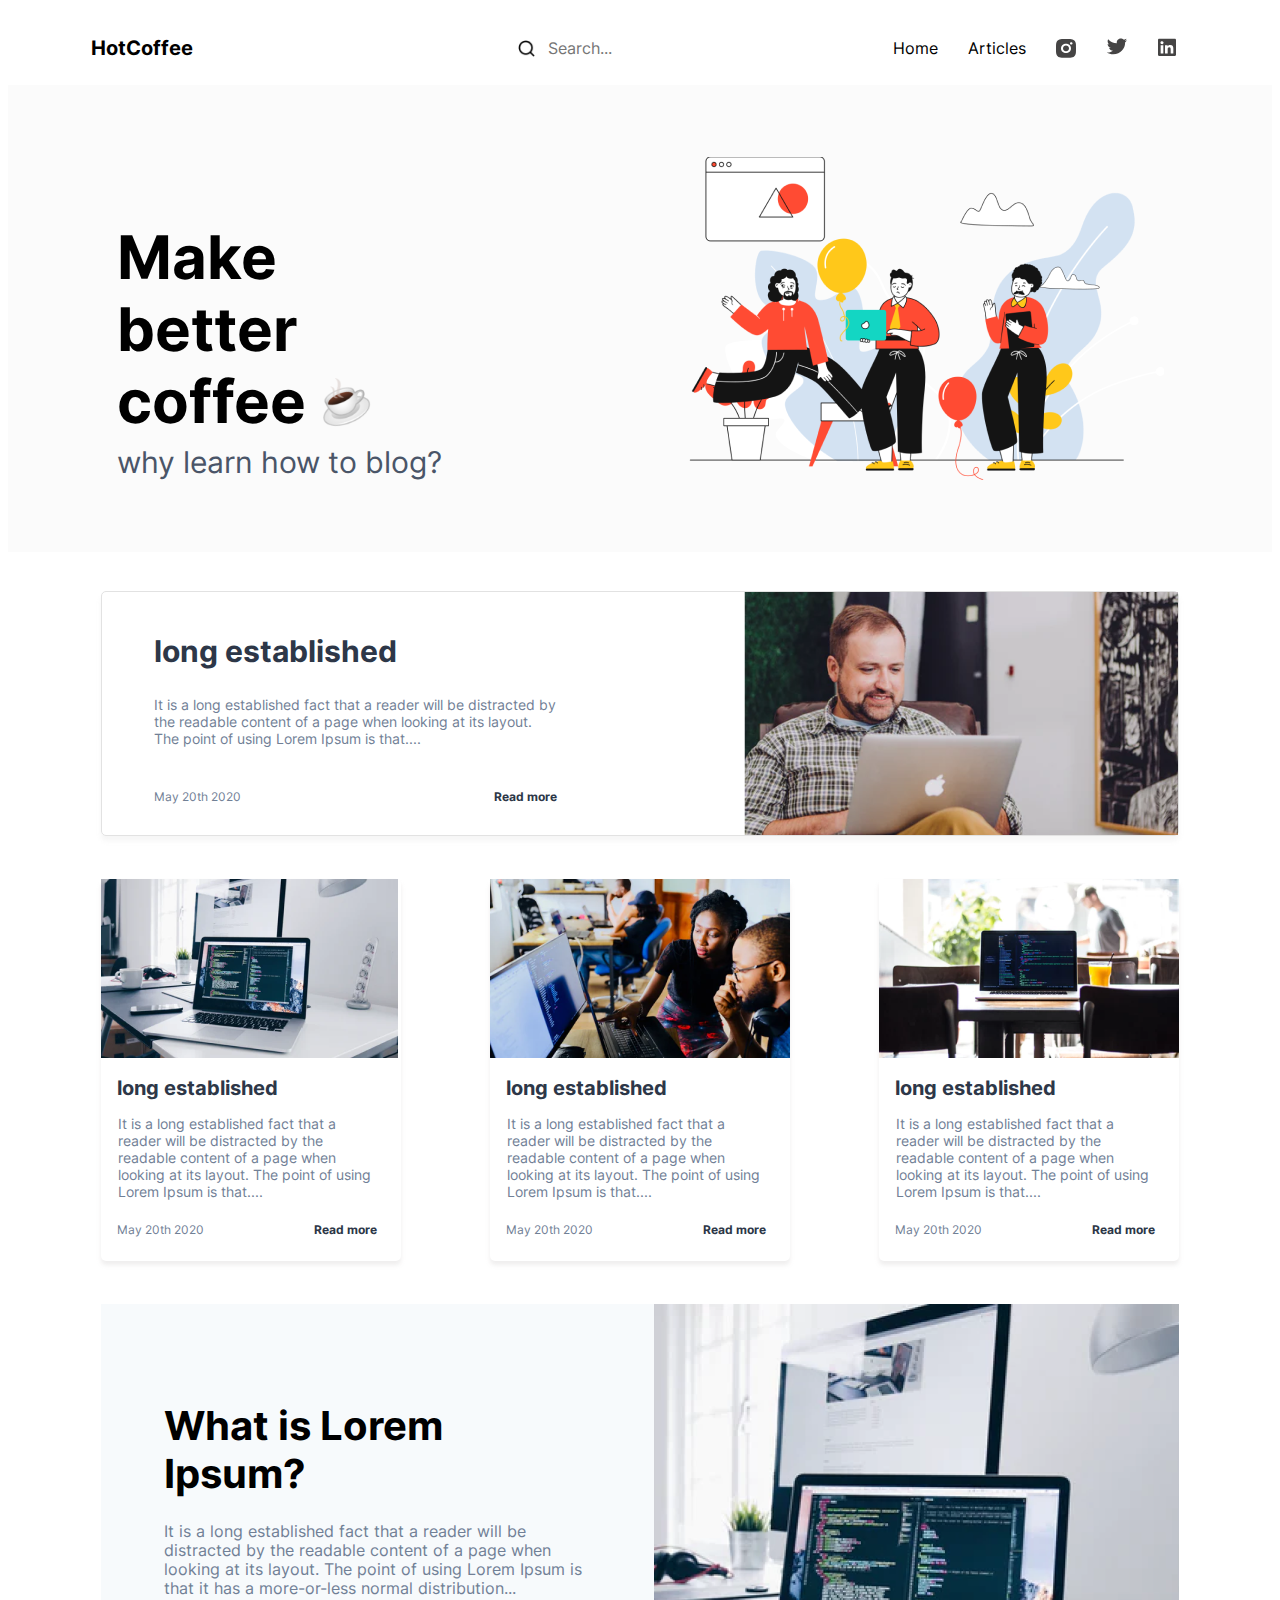
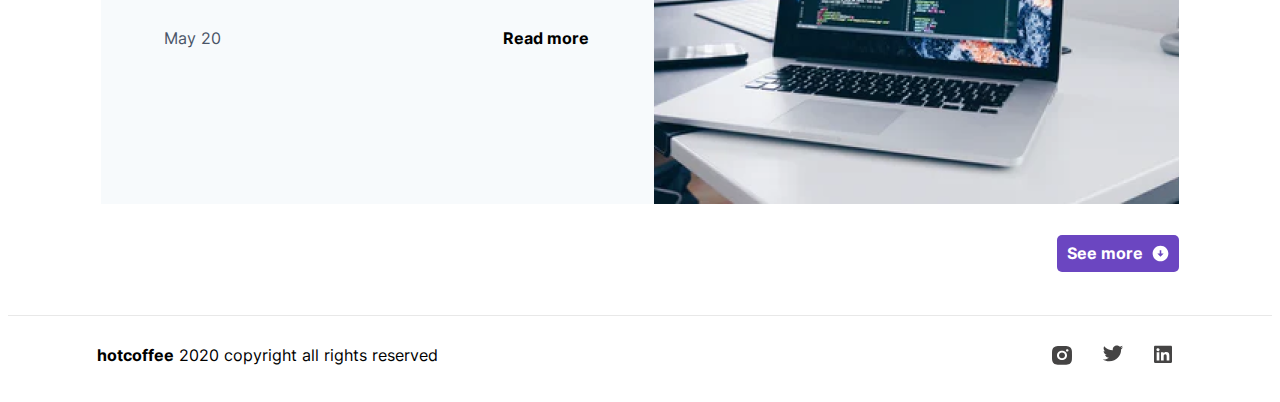
<file: index.html>
<!DOCTYPE html>
<html>
<head>
    <meta charset="UTF-8">
    <title>HotCoffee</title>
    <link href="style.css" rel="stylesheet" type="text/css">

</head>
<body>
    <div class="container">
<header class="header">
    <div class="logo">HotCoffee</div>
    <div class="nav-center-part">
        <img class="search-img" src="icons/search.png" alt=search>
        <input class="search" type=search placeholder="Search...">
    </div>
    <nav class="nav-right-part">
        <a class="header-button" href="index.html">Home</a>
        <a class="header-button" href="details.html">Articles</a>
        <div class="social">
            <a class="social-img" href="https://instagram.com">
                <img src="icons/instagram.svg" alt="instagram">
            </a>
            <a class="social-img" href="https://twitter.com">
                <img src="icons/twitter.svg" alt="twitter">
            </a>
            <a class="social-img" href="https://LinkedIn.com">
                <img src="icons/linkedin.svg" alt="LinkedIn">
            </a>
        </div>  
    </nav>        
</header>

<main>
<div class="page1">
    <div class="title-container">
        <h1 class="coffee-title">Make better </br> coffee</h1>
        <img class="coffee-image" src="images/image 6.png" alt="coffee image">
        <p class="blog-text">why learn how to blog?</p>
      
    </div>
    <div class="title-image">
        <img class="people-image" src="images/croods 1.png" alt="people-image">
    </div>
</div>

<div class="main-article">
    <div class="main-article-text">
        <h1 class="main-article-title">long established</h1>
        <p class="preview-text"> It is a long established fact that a reader will be distracted by the readable content of a page when looking at its layout.</br> The point of using Lorem Ipsum is that....</p>
        <div class="article-footer">
            <p class="article-footer-date">May 20th 2020</p>
            <p class="article-footer-readmore">Read more</p>
         </div>
    </div>
        <img src="images/image 1.png" alt="man with laptop">
</div>

<div class="card-panel">
    <div class="card-pannel-article">
        <img src="images/card-pannel1.png" alt="laptop image">
        <h1 class="card-pannel-title">long established</h1>
        <p class="card-pannel-text"> It is a long established fact that a reader will be distracted by the readable content of a page when looking at its layout. The point of using Lorem Ipsum is that....</p>
        <div class="card-pannel-footer">
            <p class="card-footer-date">May 20th 2020</p>
            <p class="card-footer-readmore">Read more</p>
         </div>
    </div>
    <div class="card-pannel-article">
        <img src="images/card-pannel2.png" alt="people">
        <h1 class="card-pannel-title">long established</h1>
        <p class="card-pannel-text"> It is a long established fact that a reader will be distracted by the readable content of a page when looking at its layout. The point of using Lorem Ipsum is that....</p>
        <div class="card-pannel-footer">
            <p class="card-footer-date">May 20th 2020</p>
            <p class="card-footer-readmore">Read more</p>
        </div>
    </div>
    <div class="card-pannel-article">
        <img src="images/card-pannel3.png" alt="laptop image">
        <h1 class="card-pannel-title">long established</h1>
        <p class="card-pannel-text"> It is a long established fact that a reader will be distracted by the readable content of a page when looking at its layout. The point of using Lorem Ipsum is that....</p>
        <div class="card-pannel-footer">
            <p class="card-footer-date">May 20th 2020</p>
            <p class="card-footer-readmore">Read more</p>
        </div>
    </div>
</div>

<div class="highlight-section">
    <div class="highlight-section-text">
        <h1 class="highlight-section-title">What is Lorem Ipsum?</h1>
        <p class="highlight-section-preview">It is a long established fact that a reader will be distracted by the readable content of a page when looking at its layout. The point of using Lorem Ipsum is that it has a more-or-less normal distribution...</p>
        <div class="highlight-section-footer">
            <p class="highlight-section-date">May 20</p>
            <p class="highlight-section-readmore">Read more</p>
        </div>
    </div>
    <img src="images/image 7.png" alt="laptop image">
</div>
<div class="button-container">
    <button class="button" onclick="document.location='details.html'">
        <p class="button-text">See more</p>
        <img class="button-icon" src="icons/down.svg" alt="down">
    </button>
</div>
</main>
<footer class="footer">
    <p class="footer-text"><span class="bold-text">hotcoffee</span> 2020 copyright all rights reserved</p>
    <div class="social">
        <a class="social-img" href="https://instagram.com">
            <img src="icons/instagram.svg" alt="instagram">
        </a>
        <a class="social-img" href="https://twitter.com">
            <img src="icons/twitter.svg" alt="twitter">
        </a>
        <a class="social-img" href="https://LinkedIn.com">
            <img src="icons/linkedin.svg" alt="LinkedIn">
        </a>
    </div>  

</footer>
</div>
</body>
</html>
</file>
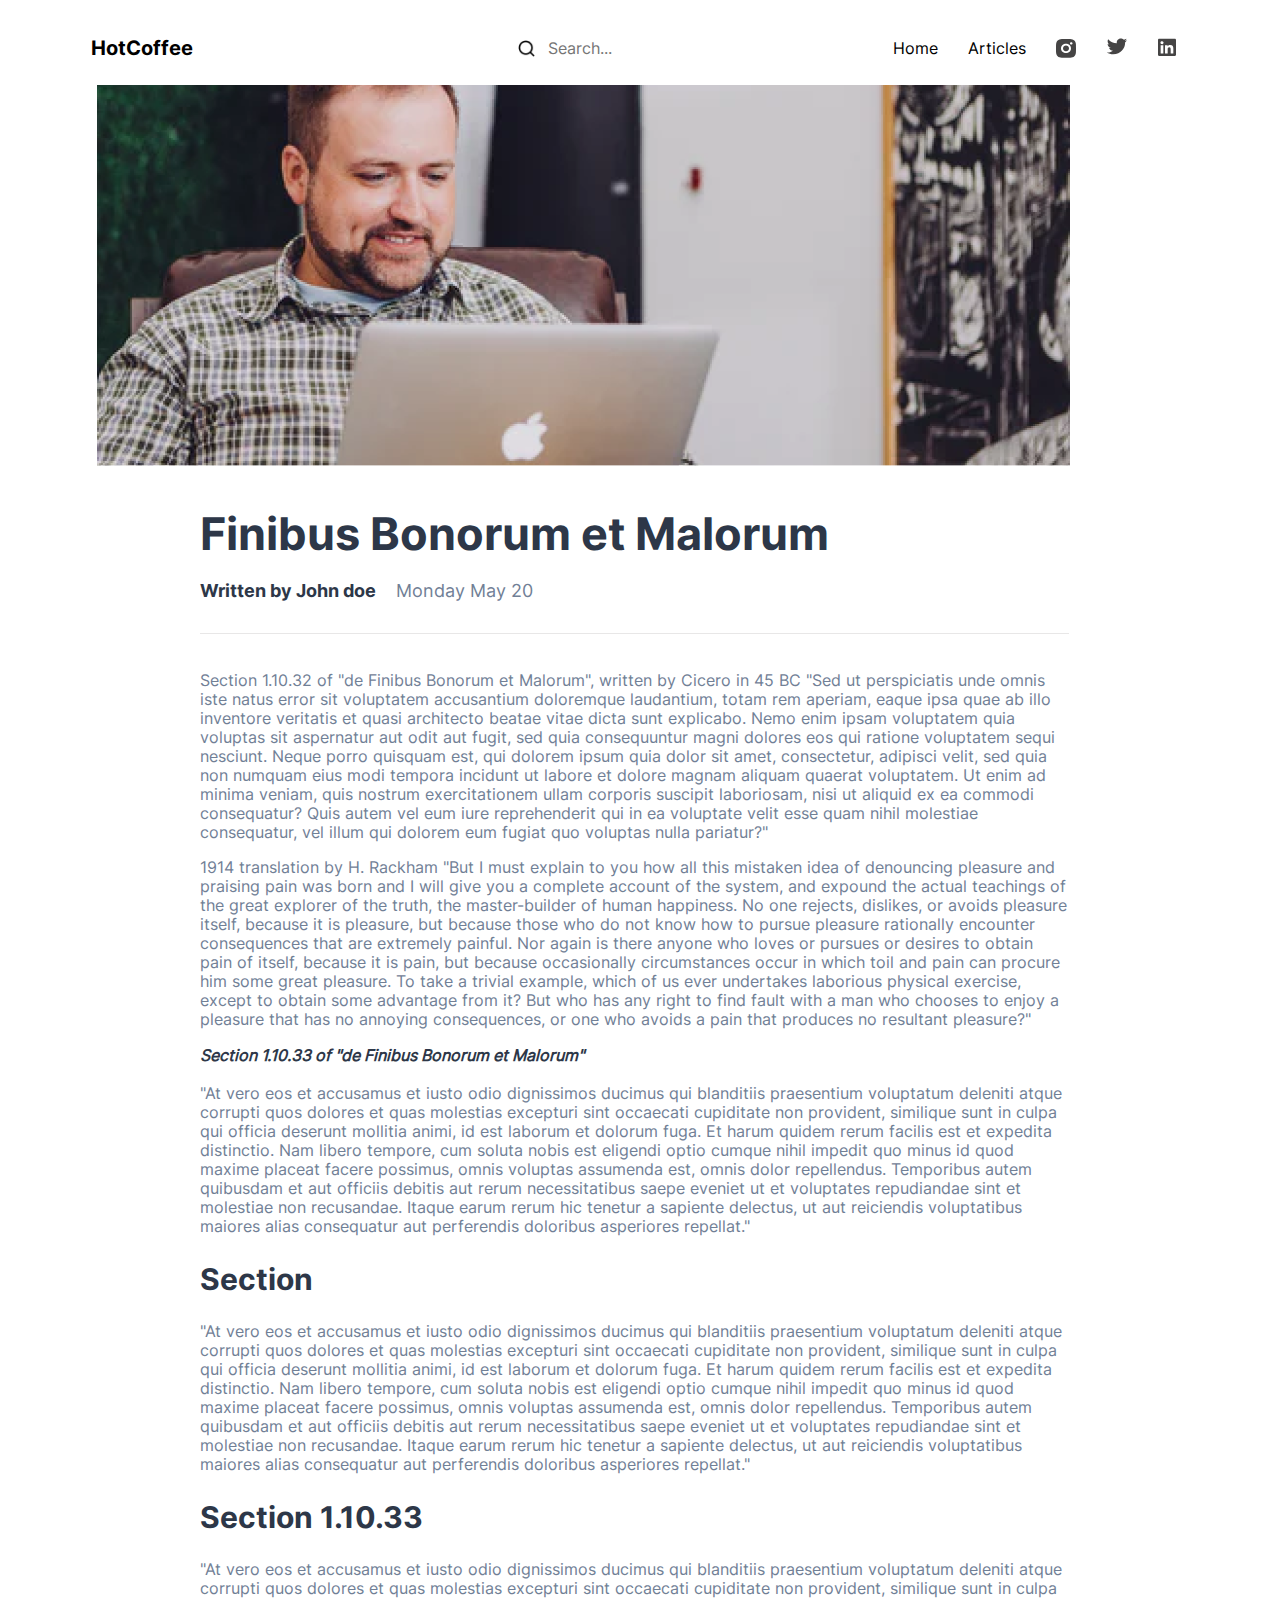
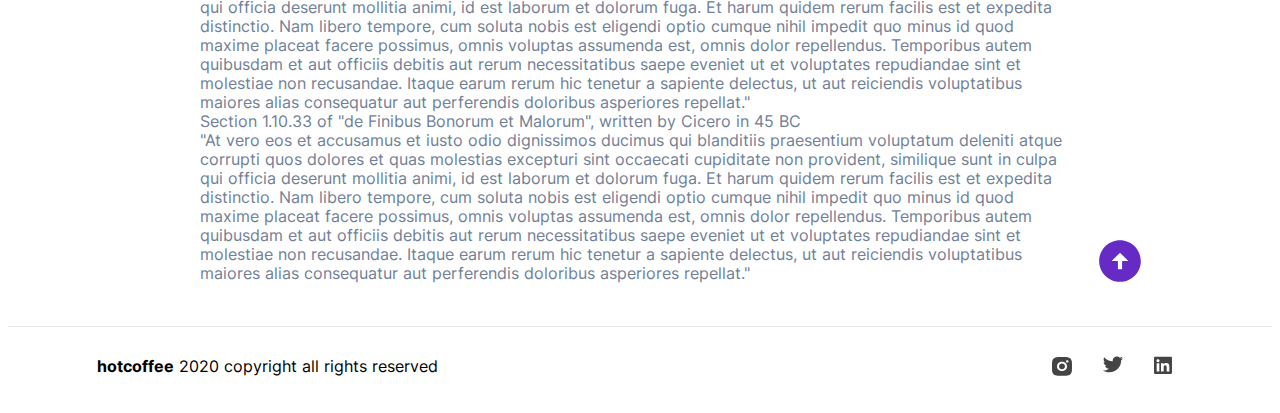
<file: details.html>
<!DOCTYPE html>
<html>
<head>
    <meta charset="UTF-8">
    <title>Finibus Bonorum et Malorum</title>
    <link href="style.css" rel="stylesheet" type="text/css">

</head>
<body>
<div class="container">
<header class="header">
    <div class="logo">HotCoffee</div>
    <div class="nav-center-part">
        <img class="search-img" src="icons/search.png" alt=search>
        <input class="search" type=search placeholder="Search...">
    </div>
    <nav class="nav-right-part">
        <a class="header-button" href="index.html">Home</a>
        <a class="header-button" href="details.html">Articles</a>
        <div class="social">
            <a class="social-img" href="https://instagram.com">
                <img src="icons/instagram.svg" alt="instagram">
            </a>
            <a class="social-img" href="https://twitter.com">
                <img src="icons/twitter.svg" alt="twitter">
            </a>
            <a class="social-img" href="https://LinkedIn.com">
                <img src="icons/linkedin.svg" alt="LinkedIn">
            </a>
        </div>  
    </nav>           
</header>

<main class="detais-main">
<img class="details-image" src="images/image 2.png" alt="man with laptop">
<div class="details-article">
    <h1 class="details-title">Finibus Bonorum et Malorum</h1>
    <div class="details-date">
        <p class="details-date_writen">Written by John doe</p>
        <p class="details-date_date">Monday May 20</p>
    </div>
</div>

<div class="details-article-text">
    <p class="details-text">
        Section 1.10.32 of "de Finibus Bonorum et Malorum", written by Cicero in 45 BC
        "Sed ut perspiciatis unde omnis iste natus error sit voluptatem accusantium doloremque laudantium, totam
        rem aperiam, eaque ipsa quae ab illo inventore veritatis et quasi architecto beatae vitae dicta sunt
        explicabo. Nemo enim ipsam voluptatem quia voluptas sit aspernatur aut odit aut fugit, sed quia
        consequuntur magni dolores eos qui ratione voluptatem sequi nesciunt. Neque porro quisquam est, qui
        dolorem ipsum quia dolor sit amet, consectetur, adipisci velit, sed quia non numquam eius modi tempora
        incidunt ut labore et dolore magnam aliquam quaerat voluptatem. Ut enim ad minima veniam, quis nostrum
        exercitationem ullam corporis suscipit laboriosam, nisi ut aliquid ex ea commodi consequatur? Quis autem
        vel eum iure reprehenderit qui in ea voluptate velit esse quam nihil molestiae consequatur, vel illum
        qui dolorem eum fugiat quo voluptas nulla pariatur?"
    </p>
    <p class="details-text">
        1914 translation by H. Rackham
        "But I must explain to you how all this mistaken idea of denouncing pleasure and praising pain was born
        and I will give you a complete account of the system, and expound the actual teachings of the great
        explorer of the truth, the master-builder of human happiness. No one rejects, dislikes, or avoids
        pleasure itself, because it is pleasure, but because those who do not know how to pursue pleasure
        rationally encounter consequences that are extremely painful. Nor again is there anyone who loves or
        pursues or desires to obtain pain of itself, because it is pain, but because occasionally circumstances
        occur in which toil and pain can procure him some great pleasure. To take a trivial example, which of us
        ever undertakes laborious physical exercise, except to obtain some advantage from it? But who has any
        right to find fault with a man who chooses to enjoy a pleasure that has no annoying consequences, or one
        who avoids a pain that produces no resultant pleasure?"
    </p>
    <p class="details-bold-text">
        Section 1.10.33 of "de Finibus Bonorum et Malorum"
    </p>
    <p class="details-text">
        "At vero eos et accusamus et iusto odio dignissimos ducimus qui blanditiis praesentium voluptatum
        deleniti atque corrupti quos dolores et quas molestias excepturi sint occaecati cupiditate non
        provident, similique sunt in culpa qui officia deserunt mollitia animi, id est laborum et dolorum fuga.
        Et harum quidem rerum facilis est et expedita distinctio. Nam libero tempore, cum soluta nobis est
        eligendi optio cumque nihil impedit quo minus id quod maxime placeat facere possimus, omnis voluptas
        assumenda est, omnis dolor repellendus. Temporibus autem quibusdam et aut officiis debitis aut rerum
        necessitatibus saepe eveniet ut et voluptates repudiandae sint et molestiae non recusandae. Itaque earum
        rerum hic tenetur a sapiente delectus, ut aut reiciendis voluptatibus maiores alias consequatur aut
        perferendis doloribus asperiores repellat."
    </p>
    <h3 class="details-title">
        Section
    </h3>
    <p class="details-text">
        "At vero eos et accusamus et iusto odio dignissimos ducimus qui blanditiis praesentium voluptatum
        deleniti atque corrupti quos dolores et quas molestias excepturi sint occaecati cupiditate non
        provident, similique sunt in culpa qui officia deserunt mollitia animi, id est laborum et dolorum fuga.
        Et harum quidem rerum facilis est et expedita distinctio. Nam libero tempore, cum soluta nobis est
        eligendi optio cumque nihil impedit quo minus id quod maxime placeat facere possimus, omnis voluptas
        assumenda est, omnis dolor repellendus. Temporibus autem quibusdam et aut officiis debitis aut rerum
        necessitatibus saepe eveniet ut et voluptates repudiandae sint et molestiae non recusandae. Itaque earum
        rerum hic tenetur a sapiente delectus, ut aut reiciendis voluptatibus maiores alias consequatur aut
        perferendis doloribus asperiores repellat."
    </p>
    <h3 class="details-title">
        Section 1.10.33
    </h3>
    <p class="details-text">
        "At vero eos et accusamus et iusto odio dignissimos ducimus qui blanditiis praesentium voluptatum
        deleniti atque corrupti quos dolores et quas molestias excepturi sint occaecati cupiditate non
        provident, similique sunt in culpa qui officia deserunt mollitia animi, id est laborum et dolorum fuga.
        Et harum quidem rerum facilis est et expedita distinctio. Nam libero tempore, cum soluta nobis est
        eligendi optio cumque nihil impedit quo minus id quod maxime placeat facere possimus, omnis voluptas
        assumenda est, omnis dolor repellendus. Temporibus autem quibusdam et aut officiis debitis aut rerum
        necessitatibus saepe eveniet ut et voluptates repudiandae sint et molestiae non recusandae. Itaque earum
        rerum hic tenetur a sapiente delectus, ut aut reiciendis voluptatibus maiores alias consequatur aut
        perferendis doloribus asperiores repellat."</br>
        Section 1.10.33 of "de Finibus Bonorum et Malorum", written by Cicero in 45 BC</br>
        "At vero eos et accusamus et iusto odio dignissimos ducimus qui blanditiis praesentium voluptatum
        deleniti atque corrupti quos dolores et quas molestias excepturi sint occaecati cupiditate non
        provident, similique sunt in culpa qui officia deserunt mollitia animi, id est laborum et dolorum fuga.
        Et harum quidem rerum facilis est et expedita distinctio. Nam libero tempore, cum soluta nobis est
        eligendi optio cumque nihil impedit quo minus id quod maxime placeat facere possimus, omnis voluptas
        assumenda est, omnis dolor repellendus. Temporibus autem quibusdam et aut officiis debitis aut rerum
        necessitatibus saepe eveniet ut et voluptates repudiandae sint et molestiae non recusandae. Itaque earum
        rerum hic tenetur a sapiente delectus, ut aut reiciendis voluptatibus maiores alias consequatur aut
        perferendis doloribus asperiores repellat."

    </p>

<button class="button-Up" onclick="document.location='details.html'">
    <img class="button-icon-up" src="icons/buttonUp.svg" alt="Up">
</button>

</div>
</main>
<footer class="footer">
    <p class="footer-text"><span class="bold-text">hotcoffee</span> 2020 copyright all rights reserved</p>
    <div class="social">
        <a class="social-img" href="https://instagram.com">
            <img src="icons/instagram.svg" alt="instagram">
        </a>
        <a class="social-img" href="https://twitter.com">
            <img src="icons/twitter.svg" alt="twitter">
        </a>
        <a class="social-img" href="https://LinkedIn.com">
            <img src="icons/linkedin.svg" alt="LinkedIn">
        </a>
    </div>  

</footer>
</div>
</body>
</html>
</file>
<file: style.css>
/*Базовые настройки-----------*/
/*Шрифты---------*/
@font-face{
    src:url(fonts/Inter-Bold.ttf);
    font-family: Inter-Bold;
}
@font-face{
    src:url(fonts/Inter-Regular.ttf);
    font-family: Inter-Regular;
}
/*базовые настройки для body*------*/
body{
    font-family: 'Inter-Regular',sans-serif;
    font-size: 16px;
    color:#718096;
    font-weight: 400;
    background-color:#ffffff;
}
/*Бордер-бокс-------*/
*,
*::before,
*::after {
  box-sizing: border-box;
}
/*-----курсор при наведении-----*/
a:hover{
    cursor: pointer;
}

button:hover {
    cursor: pointer;
  }

  img {
    max-width: 100%;
    display: block;
  }
  .container{
    margin: 0 auto; 
    max-width: 1280px;

  }

/*Header-----------------*/

.header {
    display: flex;
    justify-content: space-between;
    margin: 36px 66px 25px 83px;
}
/*Стили для строки поиска*/
.nav-center-part{
    display: inline-flex;
    align-items: center;
    align-content: center;
    margin-left: 60px;
}
.search-img{
    width: 17px;
    height: 17px;
}
input{
    background-color: transparent;
    padding: 0px;
    border: 0px;
    font-family: 'Inter-Regular',sans-serif;
    font-size: 16px;
    color:#718096;
    margin-left:13px;
    width: 80px;
    height: 20px;
    outline: none;
}
/*Стили для правой части навигации*/
.nav-right-part{
    display: flex;
    align-items: center;
    justify-content: flex-end;
    
}
.header-button{
    margin-right: 30px;
    text-decoration: none;
    font-family: 'Inter-Regular',sans-serif;
    font-size: 16px;
    color: #000000;

}
.header-button:hover{
    opacity: 75%;
    transform: 0.2s;
}
/*Стили для изображений соц сетей*/
.social{
    display: inline-flex;
}
.social-img{
    margin-right: 30px;
    cursor: pointer;
}
.social-img:hover{
    opacity: 75%;
    transform: 0.2s;
}

/*Логотип-------------------*/
.logo{
    font-family: 'Inter-Bold',sans-serif;
    font-size: 20px;
    font-weight: 700;
    line-height: 24px;
    color:#000000;
}
/*------page1------*/
.page1{
    display: flex;
    height: 467px;
    background-color:#FBFBFB;
    justify-content: space-around;
    align-items: center;
    
}
.title-container{
    display: inline;
    height: 146px;
    width: 354px;
    margin-top:-50px;
}
.coffee-title{
   
    font-family: 'Inter-Bold',sans-serif;
    font-size: 60px;
    font-weight: 700;
    color: #000000;
    margin: 0;
    text-decoration: none;

}
.coffee-image{
    position: relative;
    width: 70px;
    height: 67px;
    left: 190px;
    top: -70px;

}
.blog-text{
    font-size: 30px;
    font-family: 'Inter-Regular',sans-serif;
    color: #4A5568;
    text-decoration: none;
    position: relative;
    top:-90px;
}

/*---main article----*/
.main-article{
    margin:39px 93px 0px 93px;
    display: flex;
    border: 1px solid #E2E2E2;
    box-shadow: 0px 5px 4px rgba(221, 221, 221, 0.25);
    border-radius: 5px;
    justify-content: space-between;
    
}

.main-article-text{
    margin: 41px 77.4px 43px 52px;
}
.main-article-title{
    font-family: 'Inter-Bold',sans-serif;
    font-size: 30px;
    font-weight: 700;
    color: #2D3748;
    line-height: 36.31px;
    margin: 0;
    text-decoration: none;
}

.preview-text{
    font-size: 14px;
    font-family: 'Inter-Regular',sans-serif;
    color: #718096;
    text-decoration: none;
    line-height: 17px;
    max-width: 403.09px;
    margin-top:27px;
    margin-bottom: 0px;
}
.article-footer{
    display: flex;
    flex-direction: row;
    justify-content: space-between;
    align-content: flex-end;
    margin-top:30px;
    text-decoration: none;
    height: 15px;
}
.article-footer-date{
    font-size: 12px;
    line-height: 15px;
}
.article-footer-readmore{
    color: #2D3748;
    cursor: pointer;
    font-family: 'Inter-Bold',sans-serif;
    font-size: 12px;
    font-weight: 700;
    line-height: 15px;
}

/*----card pannel-----*/
.card-panel{
    display: flex;
    justify-content: space-between;
    margin:0px 93px 0px 93px;
    flex-wrap: wrap;
 
}
.card-pannel-article{
    box-shadow: 0px 4px 4px rgba(192, 189, 189, 0.25);
    border-radius: 5px;
    margin-top:43px;
    width: 300px;
    height: 382px;
}
.card-pannel-article:nth-of-type(1+3){
    margin-left: 0px;
}
.card-pannel-title{
    font-family: 'Inter-Bold',sans-serif;
    font-weight: 700;
    font-size: 20px;
    line-height: 24px;
    color: #2D3748;
    margin: 18px 39px 0px 16px;
}
.card-pannel-text{
    font-size: 14px;
    font-family: 'Inter-Regular',sans-serif;
    color: #718096;
    text-decoration: none;
    margin: 15px 25px 0px 17px;
    line-height: 17px;
}
.card-pannel-footer{
    display: flex;
    flex-direction: row;
    justify-content: space-between;
    align-content: flex-end;
    margin:22px 24px 0px 16px;
    text-decoration: none;
    height: 15px;

}
.card-footer-date{
    font-size: 12px;
    line-height: 15px;
    text-decoration: none;
    margin:0px;
}
.card-footer-readmore{
    color: #2D3748;
    cursor: pointer;
    font-family: 'Inter-Bold',sans-serif;
    font-size: 12px;
    font-weight: 700;
    line-height: 15px;
    text-decoration: none;
    margin:0px;
}
/*-----highlight section-----*/
.highlight-section{
    display: flex;
    margin: 43px 93px 0px 93px;
    background-color: #F7FAFC;
}
.highlight-section-text{
    margin: 98px 65px 118px 63px;
}
.highlight-section-title{
    font-family: 'Inter-Bold',sans-serif;
    font-size: 40px;
    font-weight: 700;
    line-height: 48px;
    text-decoration: none;
    margin:0px;
    color: #000000;
}
.highlight-section-preview{
    font-family: 'Inter-Regular',sans-serif;
    font-weight: 400;
    font-size: 16px;
    line-height: 19px;
    color: #718096;
    text-decoration: none;
    margin-top:24px;
}

.highlight-section-footer{
    display: flex;
    flex-direction: row;
    justify-content: space-between;
    align-content: flex-end;
    text-decoration: none;
    height: 19px;
    margin-top: 31px;
}

.highlight-section-date{
    font-size: 16px;
    line-height: 19px;
    text-decoration: none;
    margin:0px;
    color:#4A5568;
}
.highlight-section-readmore{
    color: #000000;
    cursor: pointer;
    font-family: 'Inter-Bold',sans-serif;
    font-size: 16px;
    font-weight: 700;
    line-height: 19px;
    text-decoration: none;
    margin:0px;
}
/*-------button down-----*/
.button-container{
    display:flex;
    justify-content: flex-end;
    margin: 31px 93px 0px 0px;
}
.button {
    background-color: #6b46c1;
    border-radius: 5px;
    display: flex;
    align-items: center;
    justify-content: space-around;
    border: 0px;
    width: 122px;
    height: 37px;
  }
  .button-text{
    font-family: 'Inter-Bold',sans-serif;
    font-size: 16px;
    font-weight: 700;
    line-height: 19px;
    text-decoration: none;
    margin:0px;
    color: #FFFFFF;
  }
  .button-icon{
      width: 17px;
      height: 17px;
  }
  /*------footer-------*/
  .footer{
      display: flex;
      justify-content: space-between;
      align-items: center;
      height: 79px;
      border-top: 1px solid #e8e8e8;
      margin-top: 43px;
      padding:0px 70px 0px 89px;
  }

  .footer-text{
    font-family: 'Inter-Regular',sans-serif;
    font-weight: 400;
    font-size: 16px;
    line-height: 19px;
    color: #000000;
  }
  .bold-text{
    font-family: 'Inter-Bold',sans-serif;
    font-weight: 700;
  }
  /*-------details page------*/
  .detais-main{
    margin: 15px 90px 0px 89px;
  }
  .details-article{
      margin-left: 103px;
      margin-right: 113px;
      border-bottom: 1px solid #E8E7E7;
  }
  .details-title{
    font-family: 'Inter-Bold',sans-serif;
    font-weight: 700;
    font-size: 45px;
    line-height: 54px;
    color: #2D3748;
    margin:41px 0px 0px 0px;      
  }
  .details-date{
      display: flex;
      justify-content: flex-start;
  }
  .details-date_writen{
    font-family: 'Inter-Bold',sans-serif;
    font-weight: 700;
    font-size: 18px;
    line-height: 22px;
    color: #2D3748;
    margin: 19px 0 31px 0px;
  }

  .details-date_date{
    font-family: 'Inter-Regular',sans-serif;
    font-weight: 400;
    font-size: 18px;
    line-height: 22px;
    color: #718096;
    margin:19px 0px 0px 20px;
  }
.details-article-text{
    margin: 37px 113px 0px 103px;
    position: relative;

}
.details-text{
    font-family: 'Inter-Regular',sans-serif;
    font-weight: 400;
    font-size: 16px;
    line-height: 19px;
    color: #718096;
}
.details-bold-text{
    font-size: 16px;
    font-weight: 19px;
    font-weight: 700;
    font-style: italic;
    color: #2d3748;
    margin-bottom: 19px;
}
h3.details-title{
    margin: 0px;
    font-size: 30px;
}
.button-Up{
    border: 0px;
    background: none;
    Position: absolute;
    right: -78px;
    bottom: 0px;
    z-index: 2;
}
</file>
